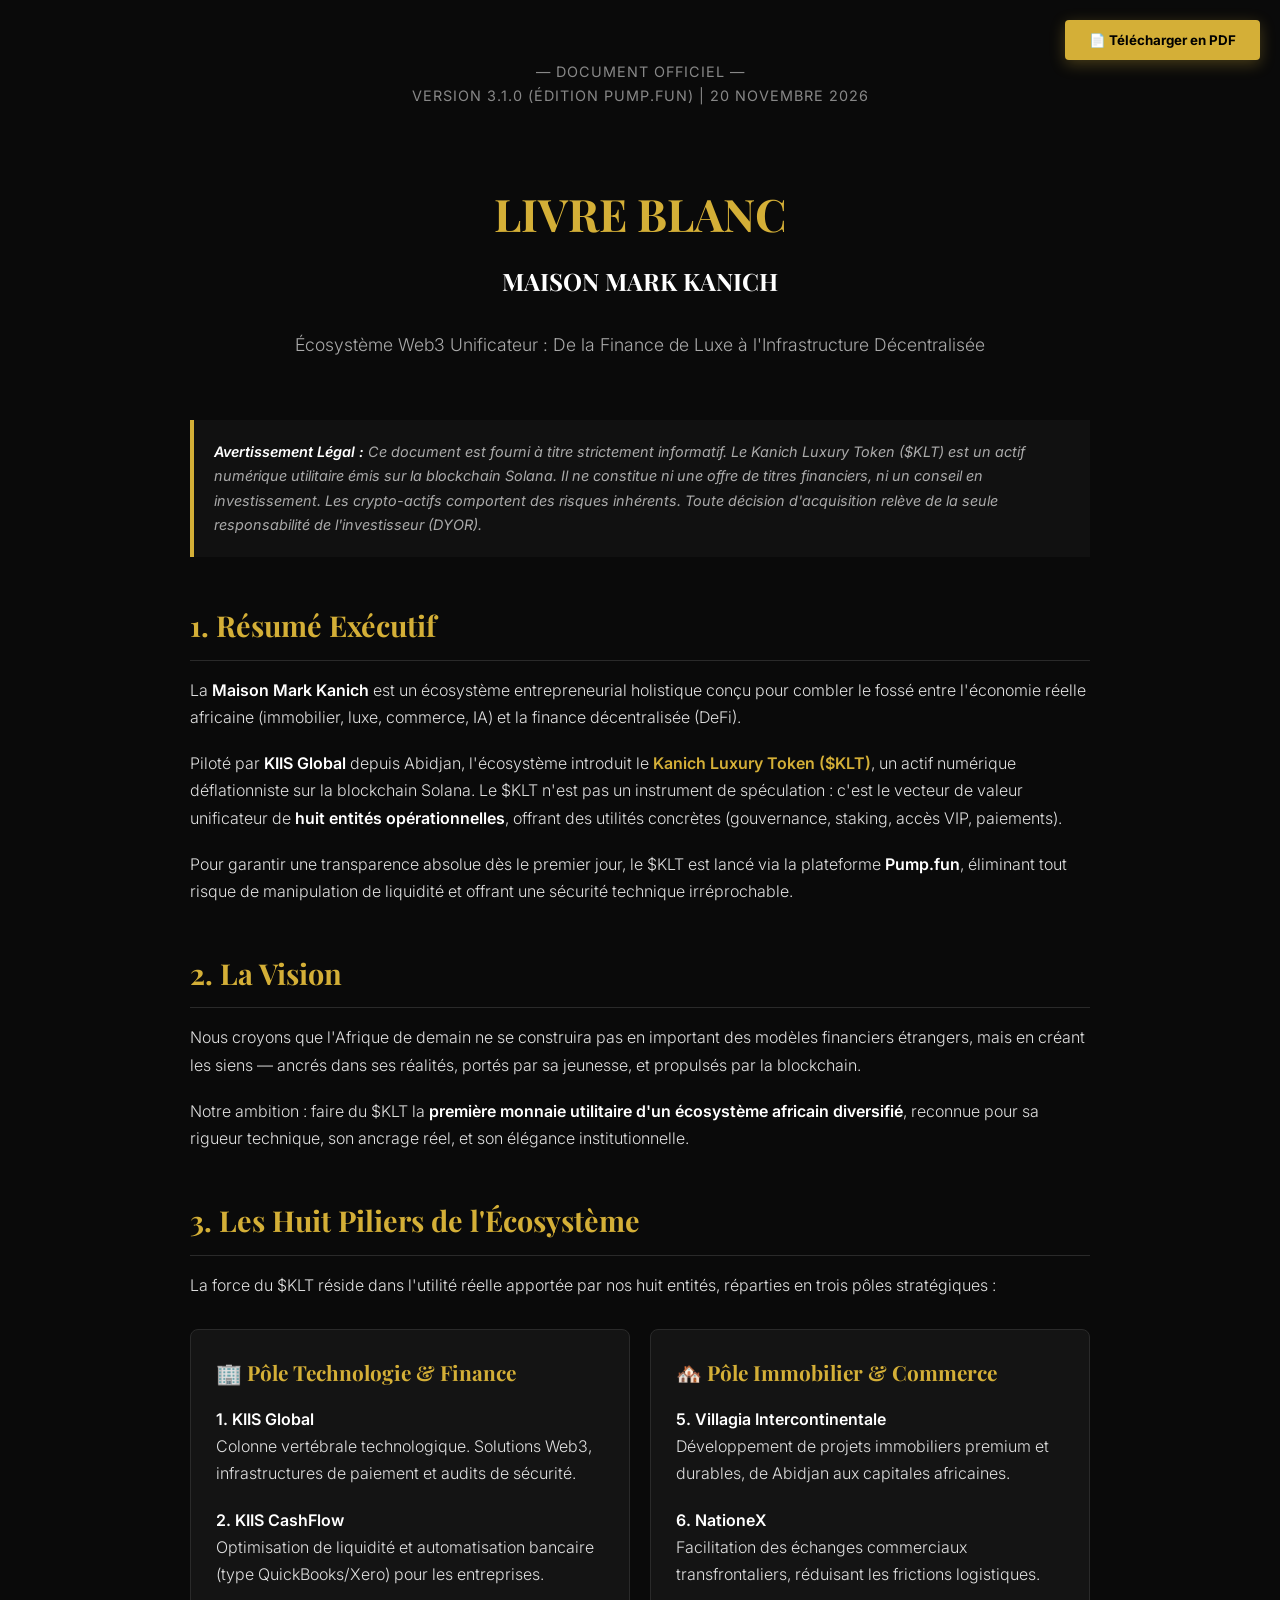
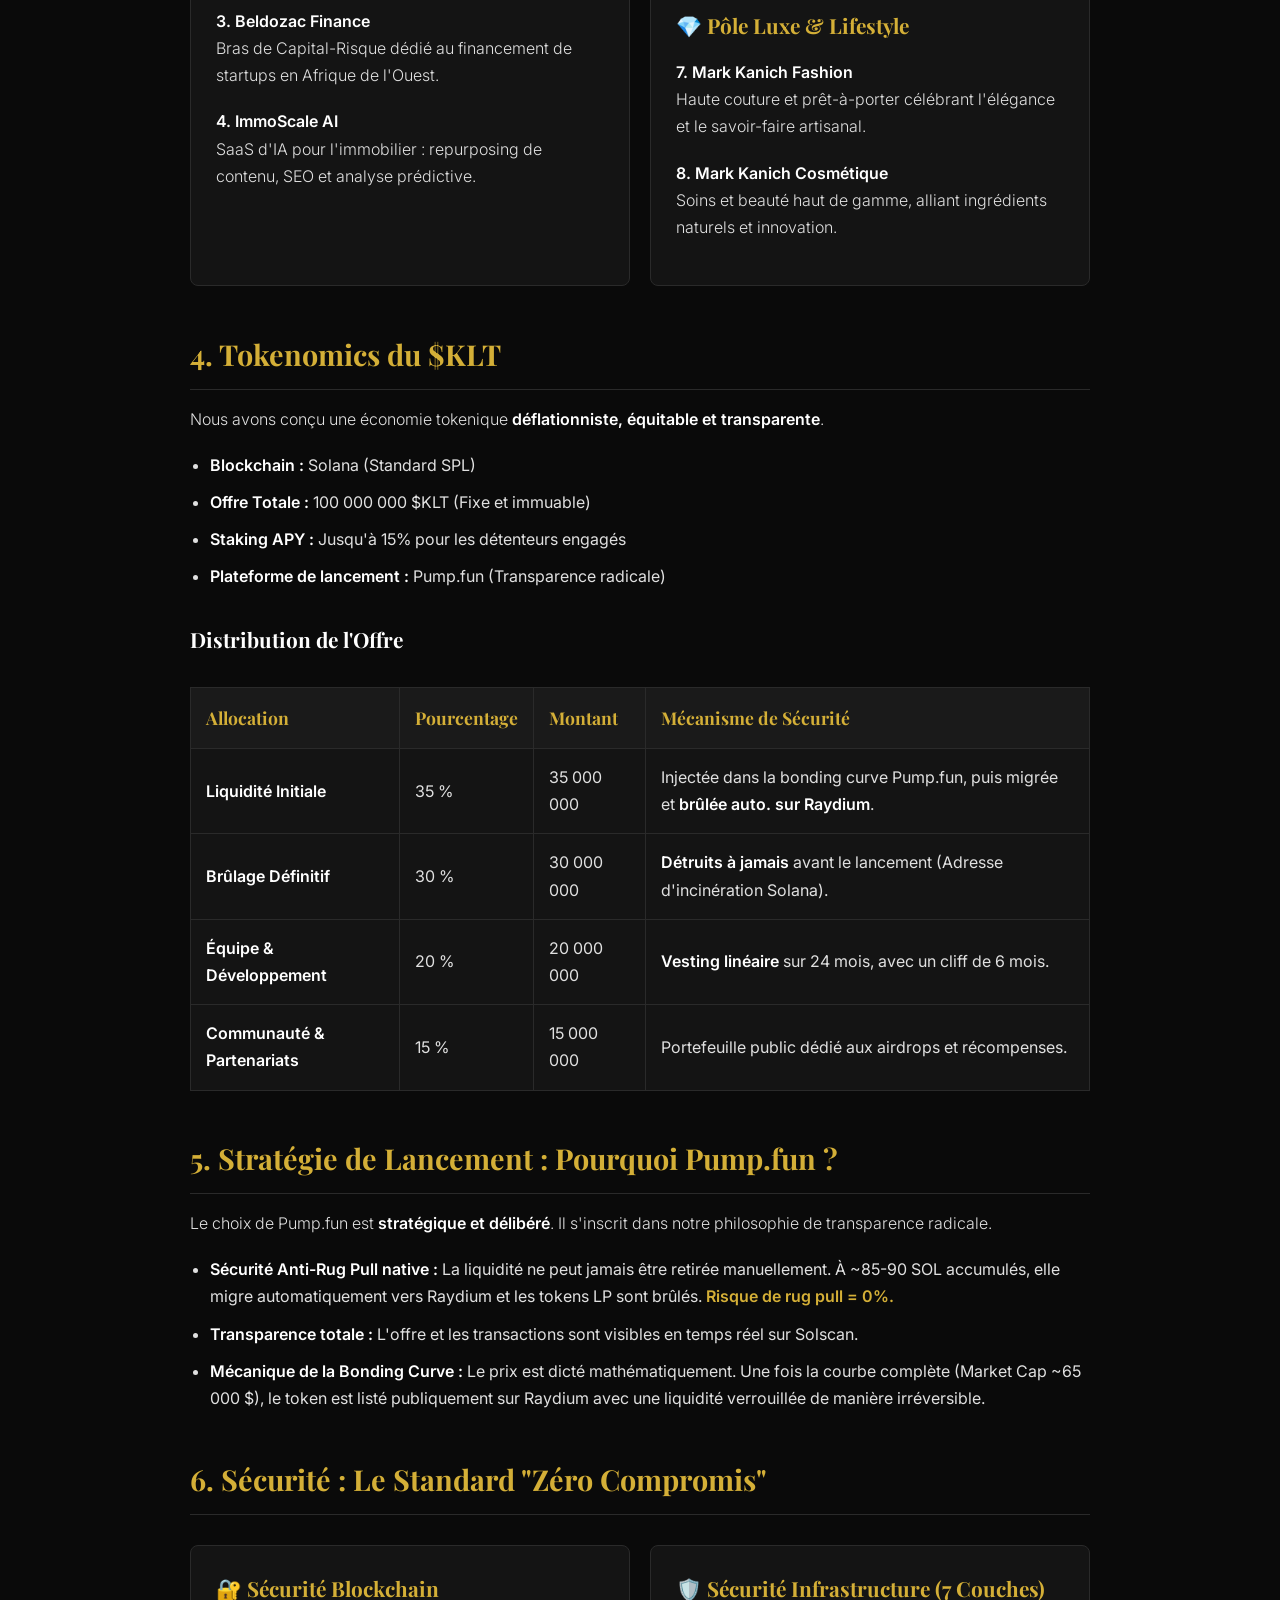
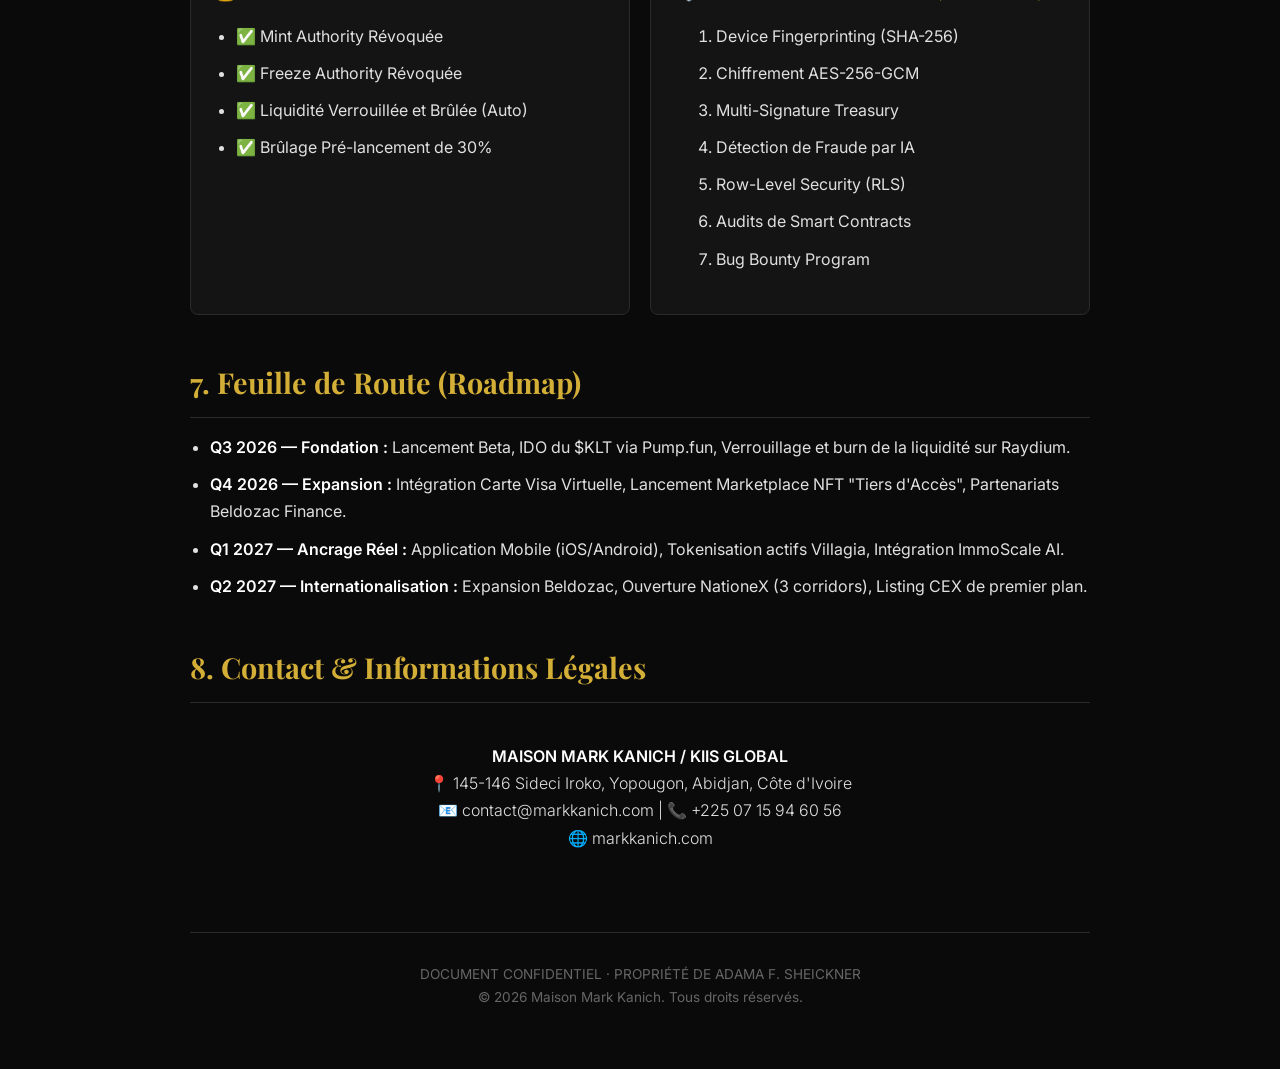
<file: public/assets/aistudio/KLT_LIVRE_BLANC_PUMPFUN_48910bab.html>
<!DOCTYPE html>
<html lang="fr">
<head>
    <meta charset="UTF-8">
    <meta name="viewport" content="width=device-width, initial-scale=1.0">
    <title>Livre Blanc Officiel — Maison Mark Kanich (KLT)</title>
    <link rel="preconnect" href="https://fonts.googleapis.com">
    <link rel="preconnect" href="https://fonts.gstatic.com" crossorigin>
    <link href="https://fonts.googleapis.com/css2?family=Inter:wght@300;400;600&family=Playfair+Display:wght@400;700&display=swap" rel="stylesheet">
    <style>
        :root {
            --bg-color: #0a0a0a;
            --text-color: #e0e0e0;
            --accent-gold: #d4af37;
            --accent-gold-dark: #b5952f;
            --card-bg: #141414;
            --border-color: #2a2a2a;
        }

        body {
            font-family: 'Inter', sans-serif;
            background-color: var(--bg-color);
            color: var(--text-color);
            line-height: 1.7;
            margin: 0;
            padding: 0;
        }

        .container {
            max-width: 900px;
            margin: 0 auto;
            padding: 60px 20px;
        }

        h1, h2, h3, h4 {
            font-family: 'Playfair Display', serif;
            color: var(--accent-gold);
            margin-top: 1.5em;
            margin-bottom: 0.5em;
        }

        h1 { font-size: 2.8em; text-align: center; margin-bottom: 0.2em; }
        h2 { font-size: 1.8em; border-bottom: 1px solid var(--border-color); padding-bottom: 10px; }
        h3 { font-size: 1.3em; color: #fff; }
        
        p { margin-bottom: 1.2em; font-weight: 300; }
        strong { color: #fff; font-weight: 600; }

        .header-meta {
            text-align: center;
            color: #888;
            font-size: 0.9em;
            margin-bottom: 50px;
            letter-spacing: 1px;
        }

        .btn-download {
            position: fixed;
            top: 20px;
            right: 20px;
            background-color: var(--accent-gold);
            color: #000;
            padding: 12px 24px;
            border: none;
            border-radius: 4px;
            font-weight: bold;
            cursor: pointer;
            font-family: 'Inter', sans-serif;
            box-shadow: 0 4px 15px rgba(212, 175, 55, 0.3);
            transition: transform 0.2s;
            z-index: 1000;
        }

        .btn-download:hover { transform: scale(1.05); }

        .disclaimer-box {
            background-color: #111;
            border-left: 4px solid var(--accent-gold);
            padding: 20px;
            margin: 30px 0;
            font-size: 0.9em;
            color: #aaa;
            font-style: italic;
        }

        table {
            width: 100%;
            border-collapse: collapse;
            margin: 30px 0;
            background-color: var(--card-bg);
        }

        th, td {
            border: 1px solid var(--border-color);
            padding: 15px;
            text-align: left;
        }

        th {
            background-color: #1a1a1a;
            color: var(--accent-gold);
            font-family: 'Playfair Display', serif;
            font-size: 1.1em;
        }

        .grid-2 {
            display: grid;
            grid-template-columns: 1fr 1fr;
            gap: 20px;
            margin: 30px 0;
        }

        .card {
            background-color: var(--card-bg);
            border: 1px solid var(--border-color);
            padding: 25px;
            border-radius: 8px;
            transition: border-color 0.3s;
        }

        .card:hover { border-color: var(--accent-gold); }
        .card h3 { margin-top: 0; color: var(--accent-gold); }

        .highlight { color: var(--accent-gold); font-weight: 600; }

        .footer {
            margin-top: 80px;
            padding-top: 30px;
            border-top: 1px solid var(--border-color);
            text-align: center;
            font-size: 0.85em;
            color: #666;
        }

        ul { padding-left: 20px; }
        li { margin-bottom: 10px; }

        /* Styles pour l'impression / PDF */
        @media print {
            body { background-color: #fff; color: #000; }
            h1, h2, h3, h4 { color: #000; }
            .btn-download { display: none; }
            .container { padding: 20px; max-width: 100%; }
            .card { border: 1px solid #ccc; background: #fff; break-inside: avoid; }
            th { background-color: #f0f0f0; color: #000; }
            .disclaimer-box { border-left-color: #000; background: #f9f9f9; color: #333; }
            strong { color: #000; }
            .highlight { color: #b5952f; }
            a { color: #000; text-decoration: none; }
        }
    </style>
</head>
<body>

<button class="btn-download no-print" onclick="window.print()">📄 Télécharger en PDF</button>

<div class="container">
    <div class="header-meta">
        — DOCUMENT OFFICIEL —<br>
        VERSION 3.1.0 (ÉDITION PUMP.FUN) | 20 NOVEMBRE 2026
    </div>

    <h1>LIVRE BLANC</h1>
    <h2 style="text-align: center; border: none; color: #fff; font-size: 1.5em; margin-top: 0;">MAISON MARK KANICH</h2>
    <p style="text-align: center; font-size: 1.1em; color: #aaa; margin-bottom: 60px;">
        Écosystème Web3 Unificateur : De la Finance de Luxe à l'Infrastructure Décentralisée
    </p>

    <div class="disclaimer-box">
        <strong>Avertissement Légal :</strong> Ce document est fourni à titre strictement informatif. Le Kanich Luxury Token ($KLT) est un actif numérique utilitaire émis sur la blockchain Solana. Il ne constitue ni une offre de titres financiers, ni un conseil en investissement. Les crypto-actifs comportent des risques inhérents. Toute décision d'acquisition relève de la seule responsabilité de l'investisseur (DYOR).
    </div>

    <h2>1. Résumé Exécutif</h2>
    <p>La <strong>Maison Mark Kanich</strong> est un écosystème entrepreneurial holistique conçu pour combler le fossé entre l'économie réelle africaine (immobilier, luxe, commerce, IA) et la finance décentralisée (DeFi).</p>
    <p>Piloté par <strong>KIIS Global</strong> depuis Abidjan, l'écosystème introduit le <span class="highlight">Kanich Luxury Token ($KLT)</span>, un actif numérique déflationniste sur la blockchain Solana. Le $KLT n'est pas un instrument de spéculation : c'est le vecteur de valeur unificateur de <strong>huit entités opérationnelles</strong>, offrant des utilités concrètes (gouvernance, staking, accès VIP, paiements).</p>
    <p>Pour garantir une transparence absolue dès le premier jour, le $KLT est lancé via la plateforme <strong>Pump.fun</strong>, éliminant tout risque de manipulation de liquidité et offrant une sécurité technique irréprochable.</p>

    <h2>2. La Vision</h2>
    <p>Nous croyons que l'Afrique de demain ne se construira pas en important des modèles financiers étrangers, mais en créant les siens — ancrés dans ses réalités, portés par sa jeunesse, et propulsés par la blockchain.</p>
    <p>Notre ambition : faire du $KLT la <strong>première monnaie utilitaire d'un écosystème africain diversifié</strong>, reconnue pour sa rigueur technique, son ancrage réel, et son élégance institutionnelle.</p>

    <h2>3. Les Huit Piliers de l'Écosystème</h2>
    <p>La force du $KLT réside dans l'utilité réelle apportée par nos huit entités, réparties en trois pôles stratégiques :</p>

    <div class="grid-2">
        <div class="card">
            <h3>🏢 Pôle Technologie & Finance</h3>
            <p><strong>1. KIIS Global</strong><br>Colonne vertébrale technologique. Solutions Web3, infrastructures de paiement et audits de sécurité.</p>
            <p><strong>2. KIIS CashFlow</strong><br>Optimisation de liquidité et automatisation bancaire (type QuickBooks/Xero) pour les entreprises.</p>
            <p><strong>3. Beldozac Finance</strong><br>Bras de Capital-Risque dédié au financement de startups en Afrique de l'Ouest.</p>
            <p><strong>4. ImmoScale AI</strong><br>SaaS d'IA pour l'immobilier : repurposing de contenu, SEO et analyse prédictive.</p>
        </div>
        <div class="card">
            <h3>🏘️ Pôle Immobilier & Commerce</h3>
            <p><strong>5. Villagia Intercontinentale</strong><br>Développement de projets immobiliers premium et durables, de Abidjan aux capitales africaines.</p>
            <p><strong>6. NationeX</strong><br>Facilitation des échanges commerciaux transfrontaliers, réduisant les frictions logistiques.</p>
            <h3>💎 Pôle Luxe & Lifestyle</h3>
            <p><strong>7. Mark Kanich Fashion</strong><br>Haute couture et prêt-à-porter célébrant l'élégance et le savoir-faire artisanal.</p>
            <p><strong>8. Mark Kanich Cosmétique</strong><br>Soins et beauté haut de gamme, alliant ingrédients naturels et innovation.</p>
        </div>
    </div>

    <h2>4. Tokenomics du $KLT</h2>
    <p>Nous avons conçu une économie tokenique <strong>déflationniste, équitable et transparente</strong>.</p>
    <ul>
        <li><strong>Blockchain :</strong> Solana (Standard SPL)</li>
        <li><strong>Offre Totale :</strong> 100 000 000 $KLT (Fixe et immuable)</li>
        <li><strong>Staking APY :</strong> Jusqu'à 15% pour les détenteurs engagés</li>
        <li><strong>Plateforme de lancement :</strong> Pump.fun (Transparence radicale)</li>
    </ul>

    <h3>Distribution de l'Offre</h3>
    <table>
        <thead>
            <tr>
                <th>Allocation</th>
                <th>Pourcentage</th>
                <th>Montant</th>
                <th>Mécanisme de Sécurité</th>
            </tr>
        </thead>
        <tbody>
            <tr>
                <td><strong>Liquidité Initiale</strong></td>
                <td>35 %</td>
                <td>35 000 000</td>
                <td>Injectée dans la bonding curve Pump.fun, puis migrée et <strong>brûlée auto. sur Raydium</strong>.</td>
            </tr>
            <tr>
                <td><strong>Brûlage Définitif</strong></td>
                <td>30 %</td>
                <td>30 000 000</td>
                <td><strong>Détruits à jamais</strong> avant le lancement (Adresse d'incinération Solana).</td>
            </tr>
            <tr>
                <td><strong>Équipe & Développement</strong></td>
                <td>20 %</td>
                <td>20 000 000</td>
                <td><strong>Vesting linéaire</strong> sur 24 mois, avec un cliff de 6 mois.</td>
            </tr>
            <tr>
                <td><strong>Communauté & Partenariats</strong></td>
                <td>15 %</td>
                <td>15 000 000</td>
                <td>Portefeuille public dédié aux airdrops et récompenses.</td>
            </tr>
        </tbody>
    </table>

    <h2>5. Stratégie de Lancement : Pourquoi Pump.fun ?</h2>
    <p>Le choix de Pump.fun est <strong>stratégique et délibéré</strong>. Il s'inscrit dans notre philosophie de transparence radicale.</p>
    <ul>
        <li><strong>Sécurité Anti-Rug Pull native :</strong> La liquidité ne peut jamais être retirée manuellement. À ~85-90 SOL accumulés, elle migre automatiquement vers Raydium et les tokens LP sont brûlés. <span class="highlight">Risque de rug pull = 0%.</span></li>
        <li><strong>Transparence totale :</strong> L'offre et les transactions sont visibles en temps réel sur Solscan.</li>
        <li><strong>Mécanique de la Bonding Curve :</strong> Le prix est dicté mathématiquement. Une fois la courbe complète (Market Cap ~65 000 $), le token est listé publiquement sur Raydium avec une liquidité verrouillée de manière irréversible.</li>
    </ul>

    <h2>6. Sécurité : Le Standard "Zéro Compromis"</h2>
    <div class="grid-2">
        <div class="card">
            <h3>🔐 Sécurité Blockchain</h3>
            <ul>
                <li>✅ Mint Authority Révoquée</li>
                <li>✅ Freeze Authority Révoquée</li>
                <li>✅ Liquidité Verrouillée et Brûlée (Auto)</li>
                <li>✅ Brûlage Pré-lancement de 30%</li>
            </ul>
        </div>
        <div class="card">
            <h3>🛡️ Sécurité Infrastructure (7 Couches)</h3>
            <ol>
                <li>Device Fingerprinting (SHA-256)</li>
                <li>Chiffrement AES-256-GCM</li>
                <li>Multi-Signature Treasury</li>
                <li>Détection de Fraude par IA</li>
                <li>Row-Level Security (RLS)</li>
                <li>Audits de Smart Contracts</li>
                <li>Bug Bounty Program</li>
            </ol>
        </div>
    </div>

    <h2>7. Feuille de Route (Roadmap)</h2>
    <ul>
        <li><strong>Q3 2026 — Fondation :</strong> Lancement Beta, IDO du $KLT via Pump.fun, Verrouillage et burn de la liquidité sur Raydium.</li>
        <li><strong>Q4 2026 — Expansion :</strong> Intégration Carte Visa Virtuelle, Lancement Marketplace NFT "Tiers d'Accès", Partenariats Beldozac Finance.</li>
        <li><strong>Q1 2027 — Ancrage Réel :</strong> Application Mobile (iOS/Android), Tokenisation actifs Villagia, Intégration ImmoScale AI.</li>
        <li><strong>Q2 2027 — Internationalisation :</strong> Expansion Beldozac, Ouverture NationeX (3 corridors), Listing CEX de premier plan.</li>
    </ul>

    <h2>8. Contact & Informations Légales</h2>
    <p style="text-align: center; margin-top: 40px;">
        <strong>MAISON MARK KANICH / KIIS GLOBAL</strong><br>
        📍 145-146 Sideci Iroko, Yopougon, Abidjan, Côte d'Ivoire<br>
        📧 contact@markkanich.com | 📞 +225 07 15 94 60 56<br>
        🌐 markkanich.com
    </p>

    <div class="footer">
        DOCUMENT CONFIDENTIEL · PROPRIÉTÉ DE ADAMA F. SHEICKNER<br>
        © 2026 Maison Mark Kanich. Tous droits réservés.
    </div>
</div>

</body>
</html>
</file>
